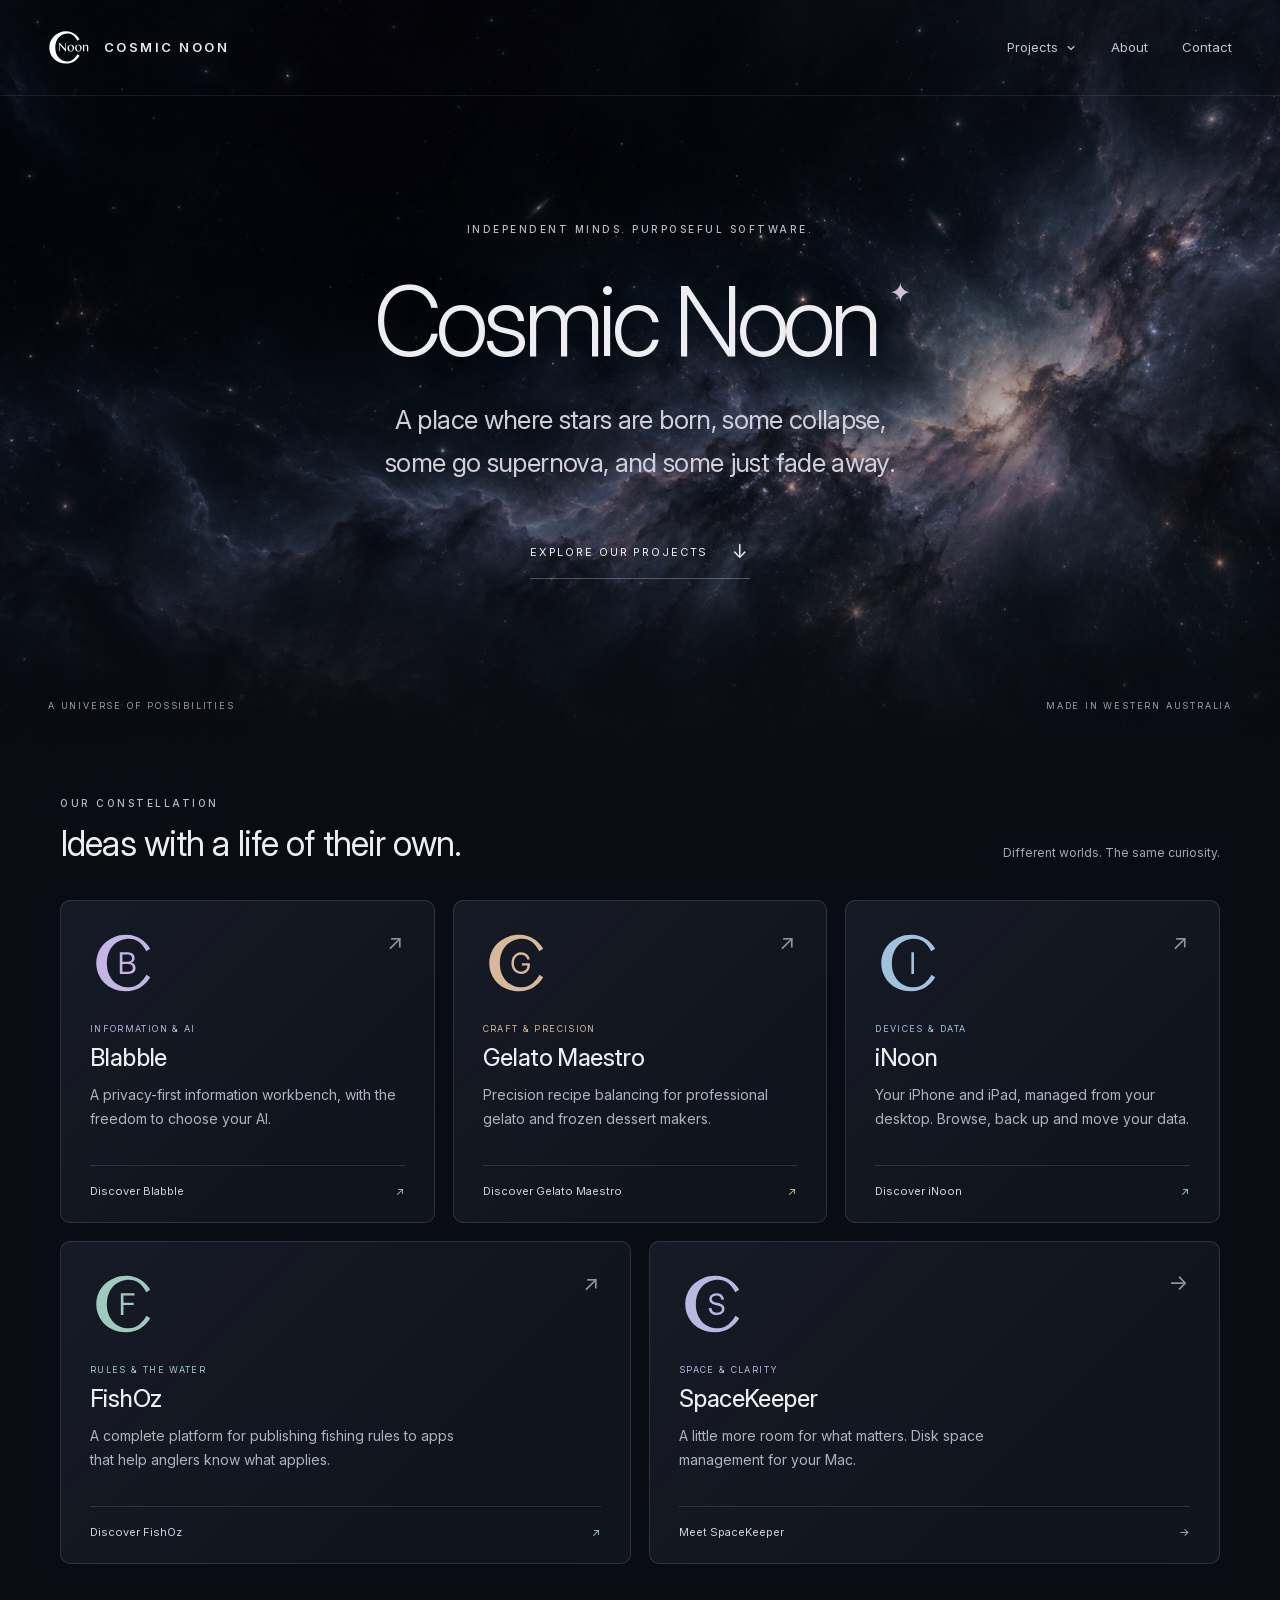
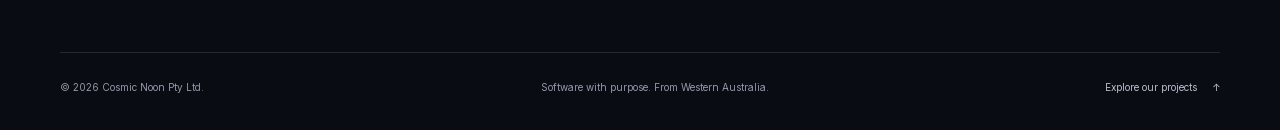
<file: index.html>
<!DOCTYPE html>
<html lang="en">
<head>
  <meta charset="utf-8">
  <meta name="viewport" content="width=device-width, initial-scale=1">
  <title>Cosmic Noon — Software with purpose</title>
  <meta name="description" content="Independent software from Western Australia. Discover Blabble, Gelato Maestro, iNoon, FishOz and SpaceKeeper — the projects of Cosmic Noon.">
  <meta name="theme-color" content="#090c12">
  <link rel="canonical" href="https://cosmicnoon.com.au/">
  <link rel="icon" href="/images/cosmic-noon-logo.svg" type="image/svg+xml">
  <link rel="preload" href="/assets/fonts/InterVariable.woff2" as="font" type="font/woff2" crossorigin>
  <link rel="stylesheet" href="/assets/css/site.css?v=projects-menu">
  <meta property="og:title" content="Cosmic Noon — Software with purpose">
  <meta property="og:description" content="A place where stars are born, some collapse, some go supernova, and some just fade away.">
  <meta property="og:image" content="https://cosmicnoon.com.au/images/cosmic-nebula.jpg">
  <meta property="og:url" content="https://cosmicnoon.com.au/">
  <link rel="preload" href="/images/cosmic-nebula.jpg" as="image">
</head>
<body>
  <a class="skip-link" href="#main">Skip to content</a>
  <header class="site-header">
    <a class="brand" href="/" aria-label="Cosmic Noon home"><img src="/images/cosmic-noon-logo.svg" alt="" width="44" height="40"><span>Cosmic Noon</span></a>
    <nav aria-label="Main navigation">
      <details class="projects-menu">
        <summary>Projects <svg class="menu-chevron" viewBox="0 0 16 16" width="12" height="12" aria-hidden="true"><path d="m4 6 4 4 4-4" fill="none" stroke="currentColor" stroke-width="1.5" stroke-linecap="round" stroke-linejoin="round"/></svg></summary>
        <div class="projects-dropdown">
          <ul aria-label="Projects">
            <li><a class="project-menu-link" href="https://www.blabble.ai"><img src="/images/project-blabble.svg" alt="" width="36" height="36"><span><span class="project-menu-name">Blabble</span><span class="project-menu-description">Information &amp; AI</span></span><span class="project-menu-arrow" aria-hidden="true">↗</span></a></li>
            <li><a class="project-menu-link" href="https://www.gelato-maestro.com"><img src="/images/project-gelato-maestro.svg" alt="" width="36" height="36"><span><span class="project-menu-name">Gelato Maestro</span><span class="project-menu-description">Craft &amp; precision</span></span><span class="project-menu-arrow" aria-hidden="true">↗</span></a></li>
            <li><a class="project-menu-link" href="https://www.inoon.app"><img src="/images/project-inoon.svg" alt="" width="36" height="36"><span><span class="project-menu-name">iNoon</span><span class="project-menu-description">Devices &amp; data</span></span><span class="project-menu-arrow" aria-hidden="true">↗</span></a></li>
            <li><a class="project-menu-link" href="https://www.fish-oz.com"><img src="/images/project-fishoz.svg" alt="" width="36" height="36"><span><span class="project-menu-name">FishOz</span><span class="project-menu-description">Rules &amp; the water</span></span><span class="project-menu-arrow" aria-hidden="true">↗</span></a></li>
            <li><a class="project-menu-link" href="/spacekeeper/"><img src="/images/project-spacekeeper.svg" alt="" width="36" height="36"><span><span class="project-menu-name">SpaceKeeper</span><span class="project-menu-description">Disk space for macOS</span></span><span class="project-menu-arrow" aria-hidden="true">→</span></a></li>
          </ul>
          <a class="all-projects-link" href="/#projects">View all projects <span aria-hidden="true">→</span></a>
        </div>
      </details>
      <a href="/about/">About</a>
      <a href="/contact/">Contact</a>
    </nav>
  </header>
  <main id="main">
    <section class="hero" aria-labelledby="hero-title">
      <div class="hero-content">
        <p class="eyebrow">Independent minds. Purposeful software.</p>
        <h1 id="hero-title">Cosmic Noon<span class="title-star" aria-hidden="true">✦</span></h1>
        <p class="tagline">A place where stars are born, some collapse,<br class="desktop-break"> some go supernova, and some just fade away.</p>
        <a class="explore-link" href="#projects">Explore our projects <span aria-hidden="true">↓</span></a>
      </div>
      <div class="hero-caption" aria-hidden="true"><span>A universe of possibilities</span><span>Made in Western Australia</span></div>
    </section>
    <section class="projects page-width" id="projects" aria-labelledby="projects-title">
      <div class="section-heading"><div><p class="eyebrow">Our constellation</p><h2 id="projects-title">Ideas with a life of their own.</h2></div><p>Different worlds. The same curiosity.</p></div>
      <div class="project-grid">
        <a class="project-card blabble" href="https://www.blabble.ai" aria-labelledby="blabble-title" aria-describedby="blabble-description">
          <div class="card-top"><img class="project-icon" src="/images/project-blabble.svg" alt="" width="76" height="76"><span class="card-arrow" aria-hidden="true">↗</span></div>
          <p class="project-category">Information &amp; AI</p>
          <h3 id="blabble-title">Blabble</h3>
          <p class="project-description" id="blabble-description">A privacy-first information workbench, with the freedom to choose your AI.</p>
          <span class="card-link">Discover Blabble <span aria-hidden="true">↗</span></span>
        </a>
        <a class="project-card gelato-maestro" href="https://www.gelato-maestro.com" aria-labelledby="gelato-maestro-title" aria-describedby="gelato-maestro-description">
          <div class="card-top"><img class="project-icon" src="/images/project-gelato-maestro.svg" alt="" width="76" height="76"><span class="card-arrow" aria-hidden="true">↗</span></div>
          <p class="project-category">Craft &amp; precision</p>
          <h3 id="gelato-maestro-title">Gelato Maestro</h3>
          <p class="project-description" id="gelato-maestro-description">Precision recipe balancing for professional gelato and frozen dessert makers.</p>
          <span class="card-link">Discover Gelato Maestro <span aria-hidden="true">↗</span></span>
        </a>
        <a class="project-card inoon" href="https://www.inoon.app" aria-labelledby="inoon-title" aria-describedby="inoon-description">
          <div class="card-top"><img class="project-icon" src="/images/project-inoon.svg" alt="" width="76" height="76"><span class="card-arrow" aria-hidden="true">↗</span></div>
          <p class="project-category">Devices &amp; data</p>
          <h3 id="inoon-title">iNoon</h3>
          <p class="project-description" id="inoon-description">Your iPhone and iPad, managed from your desktop. Browse, back up and move your data.</p>
          <span class="card-link">Discover iNoon <span aria-hidden="true">↗</span></span>
        </a>
        <a class="project-card fishoz" href="https://www.fish-oz.com" aria-labelledby="fishoz-title" aria-describedby="fishoz-description">
          <div class="card-top"><img class="project-icon" src="/images/project-fishoz.svg" alt="" width="76" height="76"><span class="card-arrow" aria-hidden="true">↗</span></div>
          <p class="project-category">Rules &amp; the water</p>
          <h3 id="fishoz-title">FishOz</h3>
          <p class="project-description" id="fishoz-description">A complete platform for publishing fishing rules to apps that help anglers know what applies.</p>
          <span class="card-link">Discover FishOz <span aria-hidden="true">↗</span></span>
        </a>
        <a class="project-card spacekeeper" href="/spacekeeper/" aria-labelledby="spacekeeper-title" aria-describedby="spacekeeper-description">
          <div class="card-top"><img class="project-icon" src="/images/project-spacekeeper.svg" alt="" width="76" height="76"><span class="card-arrow" aria-hidden="true">→</span></div>
          <p class="project-category">Space &amp; clarity</p>
          <h3 id="spacekeeper-title">SpaceKeeper</h3>
          <p class="project-description" id="spacekeeper-description">A little more room for what matters. Disk space management for your Mac.</p>
          <span class="card-link">Meet SpaceKeeper <span aria-hidden="true">→</span></span>
        </a>
      </div>
    </section>
  </main>
  <footer class="site-footer page-width"><p>© <span data-year>2026</span> Cosmic Noon Pty Ltd.</p><p>Software with purpose. From Western Australia.</p><a href="/#projects">Explore our projects <span aria-hidden="true">↑</span></a></footer>
  <script src="/assets/js/site.js?v=menu-links-20260929" defer></script>
</body>
</html>
</file>
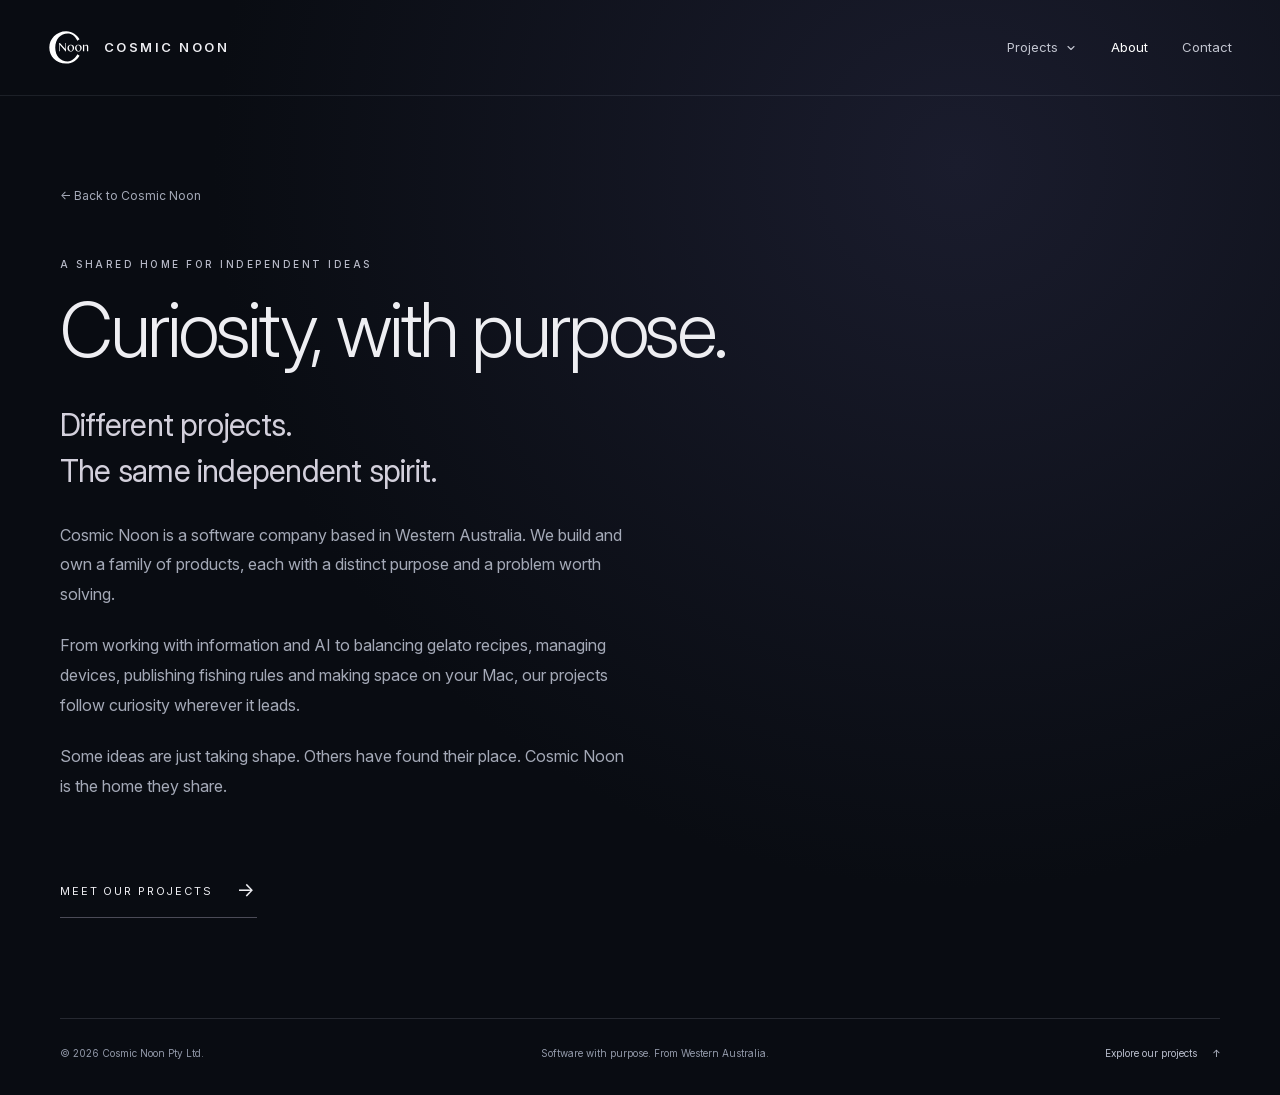
<file: about/index.html>
<!DOCTYPE html>
<html lang="en">
<head>
  <meta charset="utf-8">
  <meta name="viewport" content="width=device-width, initial-scale=1">
  <title>About — Cosmic Noon</title>
  <meta name="description" content="Cosmic Noon is an independent software company in Western Australia, building purposeful products for different worlds.">
  <meta name="theme-color" content="#090c12">
  <link rel="canonical" href="https://cosmicnoon.com.au/about/">
  <link rel="icon" href="/images/cosmic-noon-logo.svg" type="image/svg+xml">
  <link rel="preload" href="/assets/fonts/InterVariable.woff2" as="font" type="font/woff2" crossorigin>
  <link rel="stylesheet" href="/assets/css/site.css?v=projects-menu">
</head>
<body class="inner-page">
  <a class="skip-link" href="#main">Skip to content</a>
  <header class="site-header">
    <a class="brand" href="/" aria-label="Cosmic Noon home"><img src="/images/cosmic-noon-logo.svg" alt="" width="44" height="40"><span>Cosmic Noon</span></a>
    <nav aria-label="Main navigation">
      <details class="projects-menu">
        <summary>Projects <svg class="menu-chevron" viewBox="0 0 16 16" width="12" height="12" aria-hidden="true"><path d="m4 6 4 4 4-4" fill="none" stroke="currentColor" stroke-width="1.5" stroke-linecap="round" stroke-linejoin="round"/></svg></summary>
        <div class="projects-dropdown">
          <ul aria-label="Projects">
            <li><a class="project-menu-link" href="https://www.blabble.ai"><img src="/images/project-blabble.svg" alt="" width="36" height="36"><span><span class="project-menu-name">Blabble</span><span class="project-menu-description">Information &amp; AI</span></span><span class="project-menu-arrow" aria-hidden="true">↗</span></a></li>
            <li><a class="project-menu-link" href="https://www.gelato-maestro.com"><img src="/images/project-gelato-maestro.svg" alt="" width="36" height="36"><span><span class="project-menu-name">Gelato Maestro</span><span class="project-menu-description">Craft &amp; precision</span></span><span class="project-menu-arrow" aria-hidden="true">↗</span></a></li>
            <li><a class="project-menu-link" href="https://www.inoon.app"><img src="/images/project-inoon.svg" alt="" width="36" height="36"><span><span class="project-menu-name">iNoon</span><span class="project-menu-description">Devices &amp; data</span></span><span class="project-menu-arrow" aria-hidden="true">↗</span></a></li>
            <li><a class="project-menu-link" href="https://www.fish-oz.com"><img src="/images/project-fishoz.svg" alt="" width="36" height="36"><span><span class="project-menu-name">FishOz</span><span class="project-menu-description">Rules &amp; the water</span></span><span class="project-menu-arrow" aria-hidden="true">↗</span></a></li>
            <li><a class="project-menu-link" href="/spacekeeper/"><img src="/images/project-spacekeeper.svg" alt="" width="36" height="36"><span><span class="project-menu-name">SpaceKeeper</span><span class="project-menu-description">Disk space for macOS</span></span><span class="project-menu-arrow" aria-hidden="true">→</span></a></li>
          </ul>
          <a class="all-projects-link" href="/#projects">View all projects <span aria-hidden="true">→</span></a>
        </div>
      </details>
      <a href="/about/" aria-current="page">About</a>
      <a href="/contact/">Contact</a>
    </nav>
  </header>
  <main id="main" class="page-main page-width">
    <a class="back-link" href="/">← Back to Cosmic Noon</a>
    <p class="eyebrow">A shared home for independent ideas</p><h1>Curiosity, with purpose.</h1>
    <p class="lead">Different projects.<br>The same independent spirit.</p>
    <p class="body-copy">Cosmic Noon is a software company based in Western Australia. We build and own a family of products, each with a distinct purpose and a problem worth solving.</p>
    <p class="body-copy">From working with information and AI to balancing gelato recipes, managing devices, publishing fishing rules and making space on your Mac, our projects follow curiosity wherever it leads.</p>
    <p class="body-copy">Some ideas are just taking shape. Others have found their place. Cosmic Noon is the home they share.</p>
    <a class="explore-link" href="/#projects">Meet our projects <span aria-hidden="true">→</span></a>
  </main>
  <footer class="site-footer page-width"><p>© <span data-year>2026</span> Cosmic Noon Pty Ltd.</p><p>Software with purpose. From Western Australia.</p><a href="/#projects">Explore our projects <span aria-hidden="true">↑</span></a></footer>
  <script src="/assets/js/site.js?v=menu-links-20260929" defer></script>
</body>
</html>
</file>
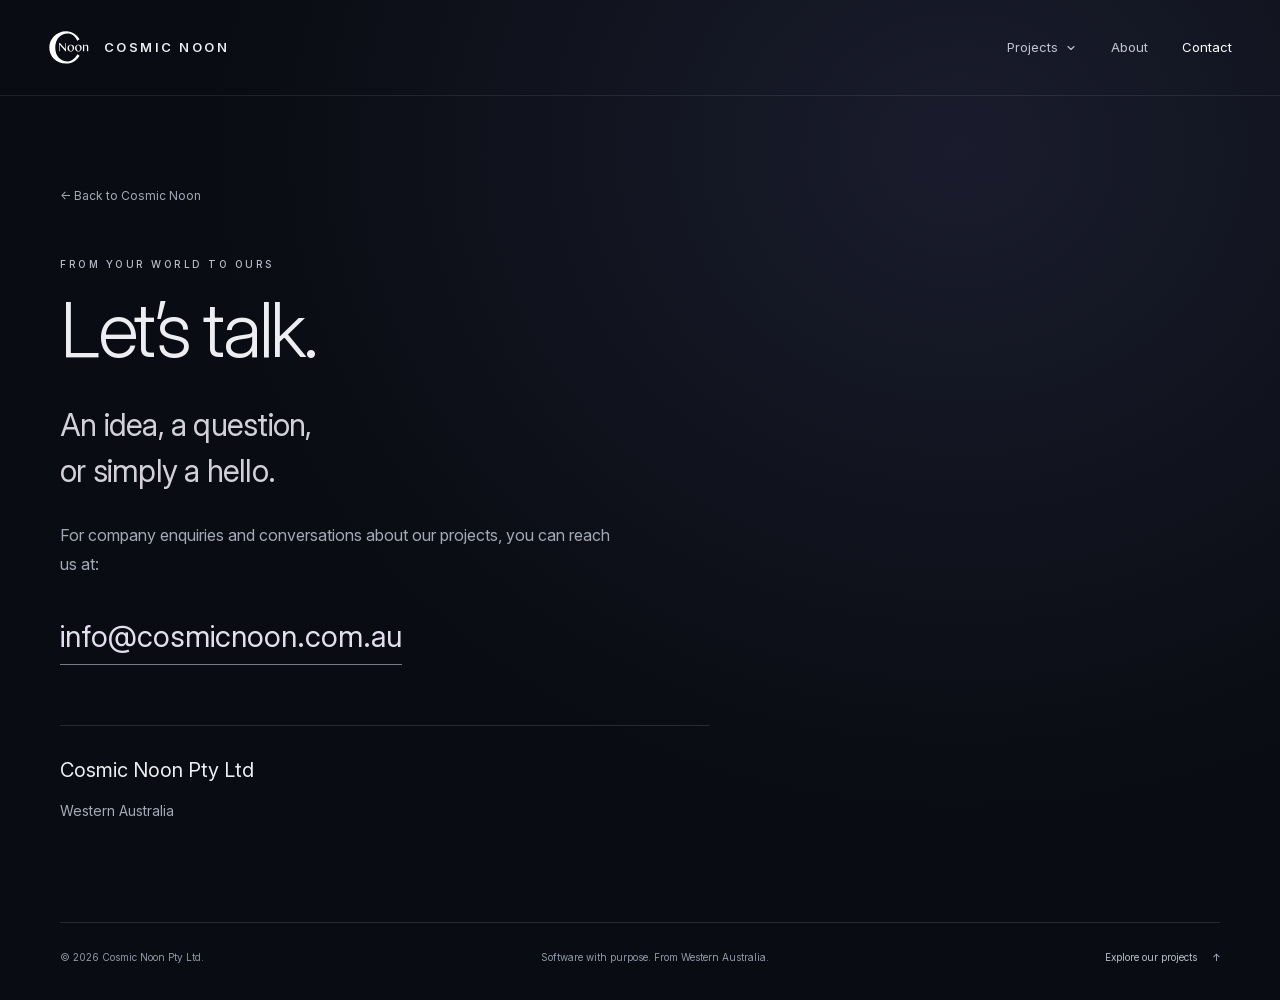
<file: contact/index.html>
<!DOCTYPE html>
<html lang="en">
<head>
  <meta charset="utf-8">
  <meta name="viewport" content="width=device-width, initial-scale=1">
  <title>Contact — Cosmic Noon</title>
  <meta name="description" content="Get in touch with Cosmic Noon, an independent software company based in Western Australia.">
  <meta name="theme-color" content="#090c12">
  <link rel="canonical" href="https://cosmicnoon.com.au/contact/">
  <link rel="icon" href="/images/cosmic-noon-logo.svg" type="image/svg+xml">
  <link rel="preload" href="/assets/fonts/InterVariable.woff2" as="font" type="font/woff2" crossorigin>
  <link rel="stylesheet" href="/assets/css/site.css?v=projects-menu">
</head>
<body class="inner-page">
  <a class="skip-link" href="#main">Skip to content</a>
  <header class="site-header">
    <a class="brand" href="/" aria-label="Cosmic Noon home"><img src="/images/cosmic-noon-logo.svg" alt="" width="44" height="40"><span>Cosmic Noon</span></a>
    <nav aria-label="Main navigation">
      <details class="projects-menu">
        <summary>Projects <svg class="menu-chevron" viewBox="0 0 16 16" width="12" height="12" aria-hidden="true"><path d="m4 6 4 4 4-4" fill="none" stroke="currentColor" stroke-width="1.5" stroke-linecap="round" stroke-linejoin="round"/></svg></summary>
        <div class="projects-dropdown">
          <ul aria-label="Projects">
            <li><a class="project-menu-link" href="https://www.blabble.ai"><img src="/images/project-blabble.svg" alt="" width="36" height="36"><span><span class="project-menu-name">Blabble</span><span class="project-menu-description">Information &amp; AI</span></span><span class="project-menu-arrow" aria-hidden="true">↗</span></a></li>
            <li><a class="project-menu-link" href="https://www.gelato-maestro.com"><img src="/images/project-gelato-maestro.svg" alt="" width="36" height="36"><span><span class="project-menu-name">Gelato Maestro</span><span class="project-menu-description">Craft &amp; precision</span></span><span class="project-menu-arrow" aria-hidden="true">↗</span></a></li>
            <li><a class="project-menu-link" href="https://www.inoon.app"><img src="/images/project-inoon.svg" alt="" width="36" height="36"><span><span class="project-menu-name">iNoon</span><span class="project-menu-description">Devices &amp; data</span></span><span class="project-menu-arrow" aria-hidden="true">↗</span></a></li>
            <li><a class="project-menu-link" href="https://www.fish-oz.com"><img src="/images/project-fishoz.svg" alt="" width="36" height="36"><span><span class="project-menu-name">FishOz</span><span class="project-menu-description">Rules &amp; the water</span></span><span class="project-menu-arrow" aria-hidden="true">↗</span></a></li>
            <li><a class="project-menu-link" href="/spacekeeper/"><img src="/images/project-spacekeeper.svg" alt="" width="36" height="36"><span><span class="project-menu-name">SpaceKeeper</span><span class="project-menu-description">Disk space for macOS</span></span><span class="project-menu-arrow" aria-hidden="true">→</span></a></li>
          </ul>
          <a class="all-projects-link" href="/#projects">View all projects <span aria-hidden="true">→</span></a>
        </div>
      </details>
      <a href="/about/">About</a>
      <a href="/contact/" aria-current="page">Contact</a>
    </nav>
  </header>
  <main id="main" class="page-main page-width">
    <a class="back-link" href="/">← Back to Cosmic Noon</a><p class="eyebrow">From your world to ours</p><h1>Let’s talk.</h1>
    <p class="lead">An idea, a question,<br>or simply a hello.</p>
    <p class="body-copy">For company enquiries and conversations about our projects, you can reach us at:</p>
    <a class="contact-email" href="mailto:info@cosmicnoon.com.au">info@cosmicnoon.com.au</a>
    <div class="product-note"><h2>Cosmic Noon Pty Ltd</h2><p>Western Australia</p></div>
  </main>
  <footer class="site-footer page-width"><p>© <span data-year>2026</span> Cosmic Noon Pty Ltd.</p><p>Software with purpose. From Western Australia.</p><a href="/#projects">Explore our projects <span aria-hidden="true">↑</span></a></footer>
  <script src="/assets/js/site.js?v=menu-links-20260929" defer></script>
</body>
</html>
</file>
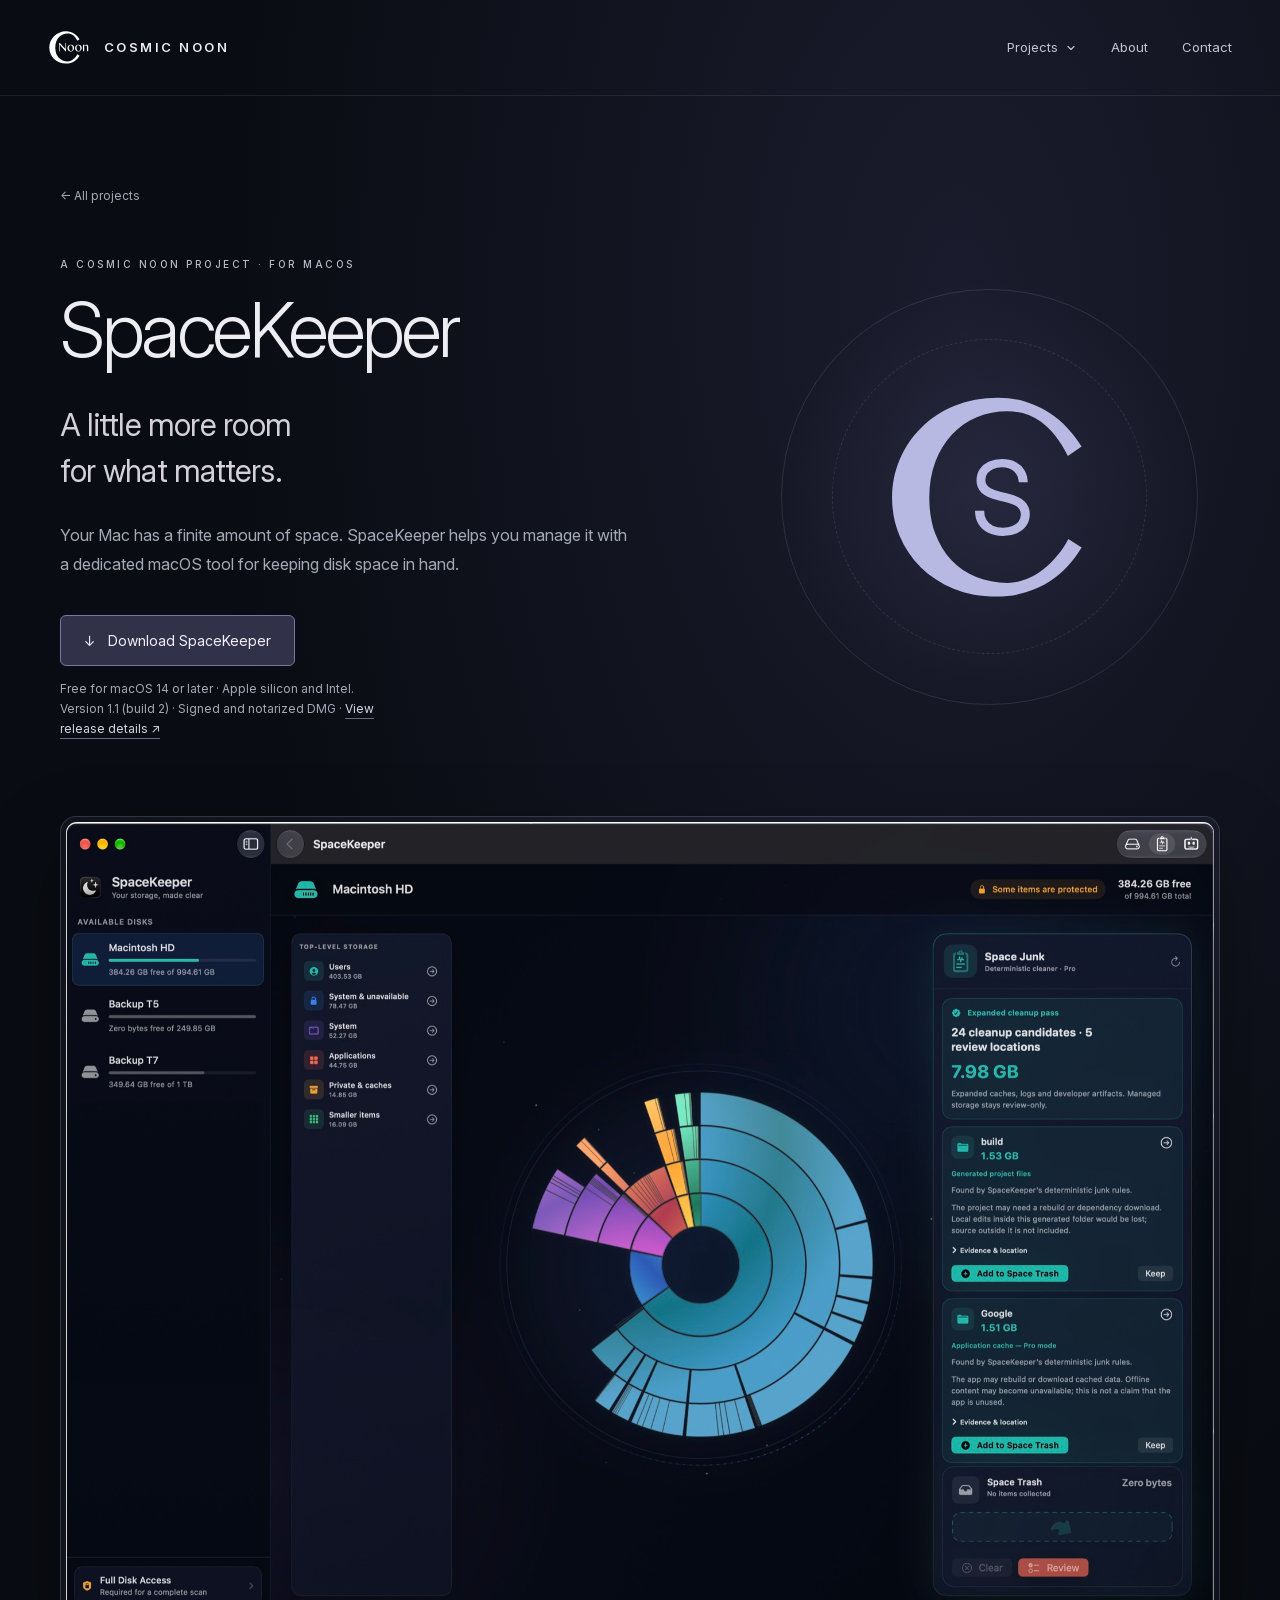
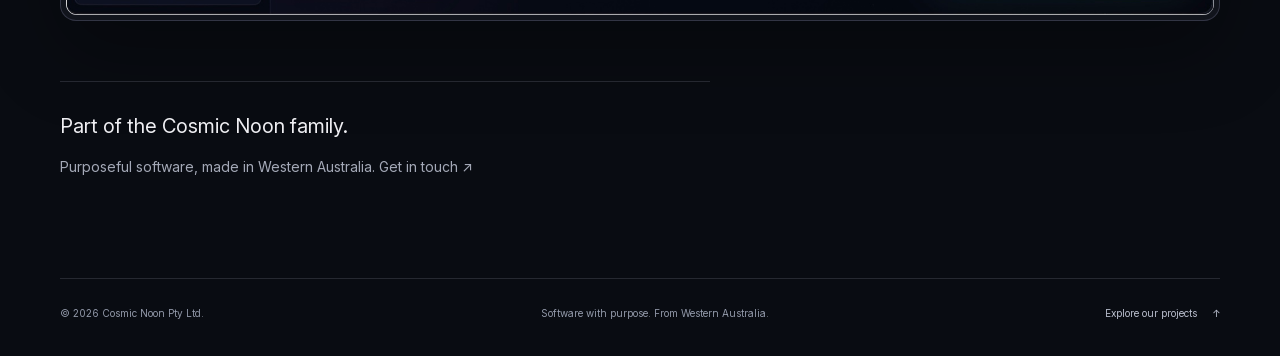
<file: spacekeeper/index.html>
<!DOCTYPE html>
<html lang="en">
<head>
  <meta charset="utf-8">
  <meta name="viewport" content="width=device-width, initial-scale=1">
  <title>SpaceKeeper for macOS | Cosmic Noon</title>
  <meta name="description" content="Download SpaceKeeper 1.1 for macOS 14 or later. Free disk space management for Apple silicon and Intel Macs, by Cosmic Noon.">
  <meta name="theme-color" content="#090c12">
  <link rel="canonical" href="https://cosmicnoon.com.au/spacekeeper/">
  <link rel="icon" href="/images/cosmic-noon-logo.svg" type="image/svg+xml">
  <link rel="preload" href="/assets/fonts/InterVariable.woff2" as="font" type="font/woff2" crossorigin>
  <link rel="stylesheet" href="/assets/css/site.css?v=spacekeeper-preview">
</head>
<body class="inner-page">
  <a class="skip-link" href="#main">Skip to content</a>
  <header class="site-header">
    <a class="brand" href="/" aria-label="Cosmic Noon home"><img src="/images/cosmic-noon-logo.svg" alt="" width="44" height="40"><span>Cosmic Noon</span></a>
    <nav aria-label="Main navigation">
      <details class="projects-menu">
        <summary>Projects <svg class="menu-chevron" viewBox="0 0 16 16" width="12" height="12" aria-hidden="true"><path d="m4 6 4 4 4-4" fill="none" stroke="currentColor" stroke-width="1.5" stroke-linecap="round" stroke-linejoin="round"/></svg></summary>
        <div class="projects-dropdown">
          <ul aria-label="Projects">
            <li><a class="project-menu-link" href="https://www.blabble.ai"><img src="/images/project-blabble.svg" alt="" width="36" height="36"><span><span class="project-menu-name">Blabble</span><span class="project-menu-description">Information &amp; AI</span></span><span class="project-menu-arrow" aria-hidden="true">↗</span></a></li>
            <li><a class="project-menu-link" href="https://www.gelato-maestro.com"><img src="/images/project-gelato-maestro.svg" alt="" width="36" height="36"><span><span class="project-menu-name">Gelato Maestro</span><span class="project-menu-description">Craft &amp; precision</span></span><span class="project-menu-arrow" aria-hidden="true">↗</span></a></li>
            <li><a class="project-menu-link" href="https://www.inoon.app"><img src="/images/project-inoon.svg" alt="" width="36" height="36"><span><span class="project-menu-name">iNoon</span><span class="project-menu-description">Devices &amp; data</span></span><span class="project-menu-arrow" aria-hidden="true">↗</span></a></li>
            <li><a class="project-menu-link" href="https://www.fish-oz.com"><img src="/images/project-fishoz.svg" alt="" width="36" height="36"><span><span class="project-menu-name">FishOz</span><span class="project-menu-description">Rules &amp; the water</span></span><span class="project-menu-arrow" aria-hidden="true">↗</span></a></li>
            <li><a class="project-menu-link" href="/spacekeeper/" aria-current="page"><img src="/images/project-spacekeeper.svg" alt="" width="36" height="36"><span><span class="project-menu-name">SpaceKeeper</span><span class="project-menu-description">Disk space for macOS</span></span><span class="project-menu-arrow" aria-hidden="true">→</span></a></li>
          </ul>
          <a class="all-projects-link" href="/#projects">View all projects <span aria-hidden="true">→</span></a>
        </div>
      </details>
      <a href="/about/">About</a>
      <a href="/contact/">Contact</a>
    </nav>
  </header>
  <main id="main" class="page-main page-width">
    <a class="back-link" href="/#projects">← All projects</a>
    <div class="product-layout">
      <div>
        <p class="eyebrow">A Cosmic Noon project · For macOS</p><h1>SpaceKeeper</h1>
        <p class="lead">A little more room<br>for what matters.</p>
        <p class="body-copy">Your Mac has a finite amount of space. SpaceKeeper helps you manage it with a dedicated macOS tool for keeping disk space in hand.</p>
        <div class="download-area">
          <a class="download-button" href="https://github.com/cosmicnoon-app/spacekeeper-updates/releases/latest/download/SpaceKeeper.dmg" aria-describedby="download-note"><span aria-hidden="true">↓</span> Download SpaceKeeper</a>
          <p id="download-note" class="download-note">Free for macOS 14 or later · Apple silicon and Intel.<br>Version 1.1 (build 2) · Signed and notarized DMG · <a href="https://github.com/cosmicnoon-app/spacekeeper-updates/releases/latest">View release details <span aria-hidden="true">↗</span></a></p>
        </div>
      </div>
      <div class="product-emblem" aria-hidden="true"><img src="/images/project-spacekeeper.svg" alt="" width="250" height="250"></div>
    </div>
    <div class="product-preview"><img src="/images/spacekeeper-app.jpg" alt="SpaceKeeper showing Mac disk usage and cleanup suggestions" width="2000" height="1381" loading="lazy" decoding="async"></div>
    <div class="product-note"><h2>Part of the Cosmic Noon family.</h2><p>Purposeful software, made in Western Australia. <a href="/contact/">Get in touch <span aria-hidden="true">↗</span></a></p></div>
  </main>
  <footer class="site-footer page-width"><p>© <span data-year>2026</span> Cosmic Noon Pty Ltd.</p><p>Software with purpose. From Western Australia.</p><a href="/#projects">Explore our projects <span aria-hidden="true">↑</span></a></footer>
  <script src="/assets/js/site.js?v=menu-links-20260929" defer></script>
</body>
</html>
</file>
<file: assets/css/site.css>
/* Cosmic Noon — independent software, under a shared sky. */
@font-face{font-family:Inter;src:url('/assets/fonts/InterVariable.woff2') format('woff2');font-style:normal;font-weight:100 900;font-display:swap}
:root{color-scheme:dark;--bg:#090c12;--panel:#10141d;--text:#eeeef2;--muted:#a4a9b7;--line:rgba(210,217,240,.14);--accent:#c7c9ee;font-family:Inter,sans-serif;font-synthesis:none;font-optical-sizing:auto}
*{box-sizing:border-box}
html{scroll-behavior:smooth;scroll-padding-top:100px}
body{margin:0;background:var(--bg);color:var(--text);font-size:16px;line-height:1.65;-webkit-font-smoothing:antialiased}
a{color:inherit;text-decoration:none}
button{font:inherit}
img{display:block;max-width:100%}
h1,h2,h3,p{margin:0}
a,button{touch-action:manipulation}
a:focus-visible,button:focus-visible{outline:2px solid #e2d5ff;outline-offset:6px}
::selection{background:#514968;color:white}
.skip-link{position:fixed;top:12px;left:16px;z-index:20;transform:translateY(-160%);background:#fff;color:#111;padding:10px 18px;border-radius:4px}
.skip-link:focus{transform:none}
.page-width{width:min(1160px,calc(100% - 96px));margin-inline:auto}
.site-header{position:absolute;z-index:5;top:0;left:0;width:100%;height:96px;padding:0 48px;display:flex;align-items:center;justify-content:space-between;border-bottom:1px solid rgba(220,226,255,.09)}
.brand{display:flex;gap:14px;align-items:center}
.brand img{width:42px;height:40px;object-fit:contain}
.brand span{font-size:13px;letter-spacing:.19em;text-transform:uppercase;font-weight:600}
.site-header nav{display:flex;gap:34px;align-items:center}
.site-header nav a{font-size:13px;color:#c2c5d0;transition:color .2s;padding:12px 0}
.site-header nav a:hover,.site-header nav a[aria-current=page]{color:#fff}
.projects-menu{position:relative}
.projects-menu summary{display:flex;align-items:center;gap:7px;min-height:44px;padding:12px 0;list-style:none;cursor:pointer;font-size:13px;color:#c2c5d0;user-select:none}
.projects-menu summary::-webkit-details-marker{display:none}
.projects-menu summary:hover,.projects-menu[open] summary{color:#fff}
.projects-menu summary:focus-visible{outline:2px solid #e2d5ff;outline-offset:6px;border-radius:2px}
.menu-chevron{transition:transform .2s}
.projects-menu[open] .menu-chevron{transform:rotate(180deg)}
.projects-dropdown{position:absolute;top:calc(100% + 10px);right:-18px;width:304px;padding:9px;border:1px solid rgba(210,217,240,.2);border-radius:12px;background:#11151f;box-shadow:0 18px 60px rgba(0,0,0,.5);max-height:calc(100svh - 105px);overflow-y:auto}
.projects-dropdown ul{list-style:none;margin:0;padding:0}
.site-header nav .project-menu-link{display:flex;align-items:center;gap:13px;padding:11px 12px;border-radius:7px;color:#e0e2eb;transition:background-color .15s}
.site-header nav .project-menu-link:hover,.site-header nav .project-menu-link:focus-visible,.site-header nav .project-menu-link[aria-current=page]{background:#202534;color:#fff}
.project-menu-link img{flex:none;width:36px;height:36px}
.project-menu-name{display:block;font-size:13px;line-height:1.5;font-weight:500}
.project-menu-description{display:block;margin-top:2px;font-size:10px;line-height:1.5;color:var(--muted)}
.project-menu-arrow{margin-left:auto;font-size:16px;color:#939bad}
.site-header nav .all-projects-link{display:flex;justify-content:space-between;margin:8px 4px 0;padding:14px 9px 7px;border-top:1px solid var(--line);font-size:11px;color:#bfc4d5}
.hero{min-height:680px;min-height:min(760px,88svh);position:relative;isolation:isolate;display:grid;align-items:center;text-align:center;padding:145px 24px 125px;overflow:hidden;background:#0a0d17}
.hero:before{content:"";position:absolute;inset:0;z-index:-2;background:url('/images/cosmic-nebula.jpg') center 54%/cover no-repeat}
.hero:after{content:"";position:absolute;inset:0;z-index:-1;background:linear-gradient(180deg,rgba(7,9,16,.26),rgba(7,9,16,.08) 42%,rgba(9,12,18,.4) 75%,var(--bg)),linear-gradient(90deg,rgba(7,9,16,.18),transparent,rgba(7,9,16,.18))}
.hero-content{padding-top:20px}
.eyebrow{font-size:10px;text-transform:uppercase;letter-spacing:.25em;color:#b9bbc9;font-weight:500}
.hero h1{font-size:clamp(55px,7.6vw,110px);font-weight:300;letter-spacing:-.055em;line-height:1.15;margin:27px 0 22px;text-shadow:0 2px 40px rgba(0,0,0,.25)}
.title-star{display:inline-block;font-size:.28em;vertical-align:top;margin:12px 0 0 12px;color:#cdc2d9}
.tagline{font-size:clamp(19px,2.1vw,26px);line-height:1.65;color:#d1ced9;font-weight:400;letter-spacing:-.025em}
.explore-link{display:inline-flex;align-items:center;gap:24px;margin-top:42px;font-size:11px;text-transform:uppercase;letter-spacing:.17em;padding:10px 0;border-bottom:1px solid rgba(229,222,246,.3)}
.explore-link span{font-size:19px;transition:transform .2s}.explore-link:hover span{transform:translateY(4px)}
.hero-caption{position:absolute;bottom:46px;left:48px;right:48px;display:flex;justify-content:space-between;font-size:9px;text-transform:uppercase;letter-spacing:.2em;color:#9b9eae}
.projects{padding-top:35px;padding-bottom:88px;scroll-margin-top:0}
.section-heading{display:flex;justify-content:space-between;align-items:flex-end;gap:32px;margin-bottom:34px}
.section-heading h2{font-size:clamp(25px,3vw,35px);letter-spacing:-.025em;font-weight:400;margin-top:9px;line-height:1.3}
.section-heading>p{font-size:12px;color:var(--muted);padding-bottom:3px}
.project-grid{display:grid;grid-template-columns:repeat(6,minmax(0,1fr));gap:18px}
.project-card{--card-accent:#bbb3de;grid-column:span 2;min-height:323px;padding:28px 29px 22px;border:1px solid var(--line);border-radius:10px;background:linear-gradient(135deg,rgba(167,173,208,.045),transparent 70%),var(--panel);display:flex;flex-direction:column;position:relative;transition:transform .2s,border-color .2s,background-color .2s}
.project-card:nth-last-child(-n+2){grid-column:span 3}
.project-card:hover{transform:translateY(-4px);border-color:var(--card-accent);background-color:#151925}
.gelato-maestro{--card-accent:#d7b89b}.inoon{--card-accent:#9fc3dd}.fishoz{--card-accent:#9fcbbf}.spacekeeper{--card-accent:#b8b9e2}
.card-top{display:flex;justify-content:space-between;align-items:flex-start;margin-bottom:25px}
.project-icon{width:68px;height:68px}
.card-arrow{font-size:21px;line-height:1;color:#8f94a5;padding:2px}
.project-category{color:var(--card-accent);font-size:9px;letter-spacing:.15em;text-transform:uppercase;margin-bottom:5px}
.project-card h3{font-size:24px;font-weight:450;letter-spacing:-.025em;margin-bottom:9px;line-height:1.35}
.project-description{font-size:14px;line-height:1.7;color:#aeb3c2;max-width:43ch;margin-bottom:26px}
.card-link{margin-top:auto;padding-top:16px;border-top:1px solid var(--line);font-size:11px;color:#d1d4de;display:flex;justify-content:space-between;gap:12px}
.card-link span{color:var(--card-accent)}
.site-footer{padding:26px 0 34px;border-top:1px solid var(--line);display:flex;justify-content:space-between;gap:20px;font-size:10px;color:#9198a8}
.site-footer a{color:#b9becd}.site-footer a span{margin-left:12px}
.inner-page{background:radial-gradient(ellipse at 75% 15%,#1a1c2d 0,transparent 55%),var(--bg)}
.inner-page .site-header{position:relative}
.page-main{min-height:calc(100svh - 182px);padding-top:85px;padding-bottom:100px}
.back-link{display:inline-flex;align-items:center;gap:12px;color:var(--muted);font-size:12px;margin-bottom:50px}
.page-main h1{font-size:clamp(45px,6vw,76px);font-weight:300;line-height:1.15;letter-spacing:-.045em;margin:14px 0 28px}
.page-main .lead{font-size:clamp(23px,3vw,31px);line-height:1.5;color:#d3d0dc;max-width:24ch;margin-bottom:26px;letter-spacing:-.025em}
.page-main .body-copy{color:var(--muted);font-size:16px;max-width:57ch;line-height:1.85;margin-bottom:22px}
.page-main .body-copy a,.contact-email{border-bottom:1px solid #77788e;padding-bottom:3px;color:#e2deee}
.contact-email{font-size:clamp(19px,3vw,30px);display:inline-block;margin-top:10px;overflow-wrap:anywhere}
.product-layout{display:grid;grid-template-columns:1.3fr 1fr;gap:100px;align-items:center}
.product-emblem{aspect-ratio:1;display:grid;place-items:center;position:relative;background:radial-gradient(circle,rgba(140,137,200,.13),transparent 67%)}
.product-emblem:before,.product-emblem:after{content:"";position:absolute;border:1px solid rgba(177,176,224,.15);border-radius:50%;width:90%;height:90%}
.product-emblem:after{width:68%;height:68%;border-style:dashed;transform:rotate(-20deg)}
.product-emblem img{width:52%;height:auto}
.download-area{margin-top:35px}
.download-button{display:inline-flex;align-items:center;gap:12px;padding:13px 23px;border:1px solid #7776a0;background:#32314a;color:#f0edf8;border-radius:6px;font-size:14px;transition:transform .2s,border-color .2s,background-color .2s}
.download-button:hover{transform:translateY(-2px);border-color:#aaa9d7;background:#3b3957}
.download-note{font-size:12px;color:var(--muted);margin-top:13px;max-width:42ch}
.download-note a{color:#d8d5e6;border-bottom:1px solid #66687d;padding-bottom:2px}
.product-preview{margin-top:78px;padding:5px;border:1px solid rgba(183,184,222,.2);border-radius:16px;background:rgba(152,154,202,.06);box-shadow:0 30px 80px rgba(0,0,0,.32);overflow:hidden}
.product-preview img{width:100%;height:auto;border-radius:11px}
.product-note{margin-top:60px;padding-top:28px;border-top:1px solid var(--line);max-width:650px}
.product-note h2{font-size:20px;font-weight:400;margin-bottom:12px}
.product-note p{font-size:14px;color:var(--muted)}
@media(min-width:1500px){.hero{min-height:750px}}
@media(max-width:1000px){.page-width{width:calc(100% - 64px)}.site-header{padding-inline:32px}.hero-caption{left:32px;right:32px}.section-heading>p{max-width:170px}.project-card{padding:24px}.product-layout{gap:35px}.site-footer>p:nth-child(2){display:none}}
@media(max-width:760px){.project-grid{grid-template-columns:repeat(2,minmax(0,1fr))}.project-card,.project-card:nth-last-child(-n+2){grid-column:span 1}.project-card:last-child{grid-column:1/-1}.section-heading{align-items:flex-start;flex-direction:column;gap:13px}.section-heading>p{max-width:none}.hero{min-height:630px}.product-layout{grid-template-columns:1fr}.product-emblem{display:none}.product-preview{margin-top:50px;padding:3px;border-radius:11px}.product-preview img{border-radius:8px}.page-main{padding-top:50px}.back-link{margin-bottom:35px}}
@media(max-width:520px){.page-width{width:calc(100% - 40px)}.site-header{height:82px;padding-inline:20px}.brand{gap:8px}.brand img{width:32px;height:31px}.brand span{font-size:10px;letter-spacing:.1em}.site-header nav{gap:17px}.site-header nav a{font-size:11px}.hero{min-height:590px;padding:135px 20px 108px}.hero-content{padding-top:0}.hero h1{font-size:60px;letter-spacing:-.055em;margin-top:22px}.title-star{margin-left:7px;margin-top:8px}.hero .eyebrow{font-size:8px;letter-spacing:.18em}.tagline{font-size:20px;max-width:29ch;margin-inline:auto}.desktop-break{display:none}.hero-caption{left:20px;right:20px;bottom:37px;font-size:8px;letter-spacing:.12em}.hero-caption span:last-child{display:none}.explore-link{margin-top:28px}.projects{padding-top:18px;padding-bottom:54px}.section-heading{margin-bottom:26px}.section-heading h2{font-size:28px;max-width:16ch}.project-grid{grid-template-columns:1fr;gap:14px}.project-card{padding:25px;min-height:305px}.project-card:last-child{grid-column:auto}.card-top{margin-bottom:19px}.project-description{max-width:37ch}.site-footer{font-size:9px;gap:15px;padding-bottom:24px;align-items:center}.site-footer>a{white-space:nowrap}.page-main{padding-bottom:65px}.page-main h1{font-size:48px}.page-main .body-copy{font-size:15px}}
@media(max-width:360px){.hero h1{font-size:48px}.brand span{font-size:9px}.site-header nav{gap:13px}}
@media(max-width:520px){.projects-menu{position:static}.projects-menu summary{font-size:11px;gap:4px}.menu-chevron{width:10px;height:10px}.site-header nav{gap:13px}.projects-dropdown{top:70px;right:20px;width:min(304px,calc(100vw - 40px));max-height:calc(100svh - 90px)}}
@media(max-width:360px){.site-header nav{gap:10px}.brand{gap:6px}}
@media(prefers-reduced-motion:reduce){html{scroll-behavior:auto}*,*:before,*:after{transition:none!important}}
</file>
